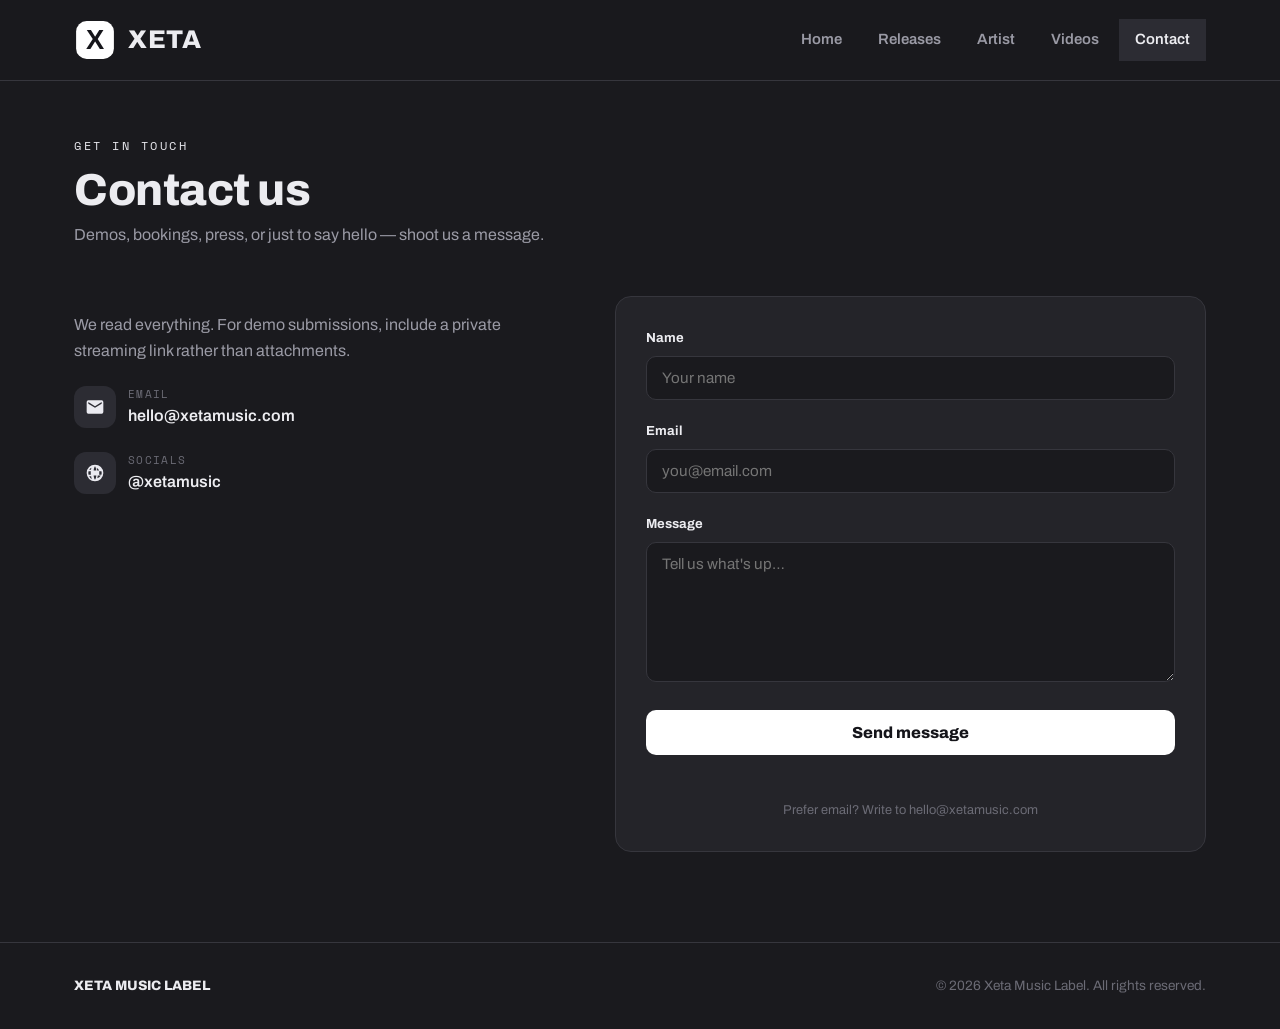
<file: contact.html>
<!DOCTYPE html>
<html lang="en">
<head>
  <meta charset="UTF-8" />
  <meta name="viewport" content="width=device-width, initial-scale=1.0" />
  <title>Contact — Xeta Music Label</title>
  <link rel="preconnect" href="https://fonts.googleapis.com" />
  <link rel="preconnect" href="https://fonts.gstatic.com" crossorigin />
  <link href="https://fonts.googleapis.com/css2?family=Archivo:wght@400;500;600;700;800;900&family=Space+Mono:wght@400;700&display=swap" rel="stylesheet" />
  <link rel="stylesheet" href="css/styles.css" />
</head>
<body>

  <header class="nav">
    <div class="wrap nav-inner">
      <a class="brand" href="index.html">
        <img src="assets/logo-mark.svg" alt="Xeta logo" />
        <span class="brand-name">XETA</span>
      </a>
      <input type="checkbox" id="nav-toggle" class="nav-toggle" hidden />
      <label class="nav-burger" for="nav-toggle" aria-label="Menu"><span></span><span></span><span></span></label>
      <ul class="nav-links">
        <li><a href="index.html">Home</a></li>
        <li><a href="releases.html">Releases</a></li>
        <li><a href="artist.html">Artist</a></li>
        <li><a href="videos.html">Videos</a></li>
        <li><a href="contact.html" class="active">Contact</a></li>
      </ul>
    </div>
  </header>

  <main class="wrap">
    <section class="page-head">
      <p class="eyebrow">Get in touch</p>
      <h1 class="section-title">Contact us</h1>
      <p class="section-sub">Demos, bookings, press, or just to say hello — shoot us a message.</p>
    </section>

    <section class="contact-layout">

      <div class="contact-info">
        <p>We read everything. For demo submissions, include a private streaming link rather than attachments.</p>

        <div class="channel">
          <span class="channel-icon">
            <svg viewBox="0 0 24 24"><path d="M20 4H4a2 2 0 0 0-2 2v12a2 2 0 0 0 2 2h16a2 2 0 0 0 2-2V6a2 2 0 0 0-2-2zm0 4-8 5-8-5V6l8 5 8-5z"/></svg>
          </span>
          <span><small>Email</small><strong>hello@xetamusic.com</strong></span>
        </div>

        <div class="channel">
          <span class="channel-icon">
            <svg viewBox="0 0 24 24"><path d="M12 2a10 10 0 1 0 0 20 10 10 0 0 0 0-20zm5 7h-2.4a14 14 0 0 0-.6-3.4A8 8 0 0 1 17 9zM12 4c.8 1 1.4 2.6 1.6 5h-3.2C10.6 6.6 11.2 5 12 4zM4.3 14A8 8 0 0 1 4 12c0-.7.1-1.4.3-2H7a16 16 0 0 0 0 4zm.7 2h2.4c.2 1.3.4 2.4.6 3.4A8 8 0 0 1 5 16zm2.4-8H5a8 8 0 0 1 2.7-2.4c-.3 1-.5 2.1-.6 3.4zM12 20c-.8-1-1.4-2.6-1.6-5h3.2c-.2 2.4-.8 4-1.6 5zm2.7-1.6c.3-1 .5-2.1.6-3.4H19a8 8 0 0 1-4.3 3.4zM17 14a16 16 0 0 0 0-4h2.7c.2.6.3 1.3.3 2s-.1 1.4-.3 2z"/></svg>
          </span>
          <span><small>Socials</small><strong>@xetamusic</strong></span>
        </div>
      </div>

      <!-- Replace YOUR_FORM_ID with your Formspree ID (see setup notes) -->
      <form class="form" id="contact-form" action="https://formspree.io/f/YOUR_FORM_ID" method="POST">
        <div class="field">
          <label for="name">Name</label>
          <input type="text" id="name" name="name" placeholder="Your name" required />
        </div>
        <div class="field">
          <label for="email">Email</label>
          <input type="email" id="email" name="email" placeholder="you@email.com" required />
        </div>
        <div class="field">
          <label for="message">Message</label>
          <textarea id="message" name="message" placeholder="Tell us what's up…" required></textarea>
        </div>
        <button type="submit" class="btn-submit">Send message</button>
        <p class="form-status" id="form-status" role="status" aria-live="polite"></p>
        <p class="form-note">Prefer email? Write to hello@xetamusic.com</p>
      </form>

    </section>
  </main>

  <footer class="footer">
    <div class="wrap footer-inner">
      <span class="footer-brand">XETA MUSIC LABEL</span>
      <span>&copy; 2026 Xeta Music Label. All rights reserved.</span>
    </div>
  </footer>

  <script src="js/main.js"></script>
</body>
</html>
</file>
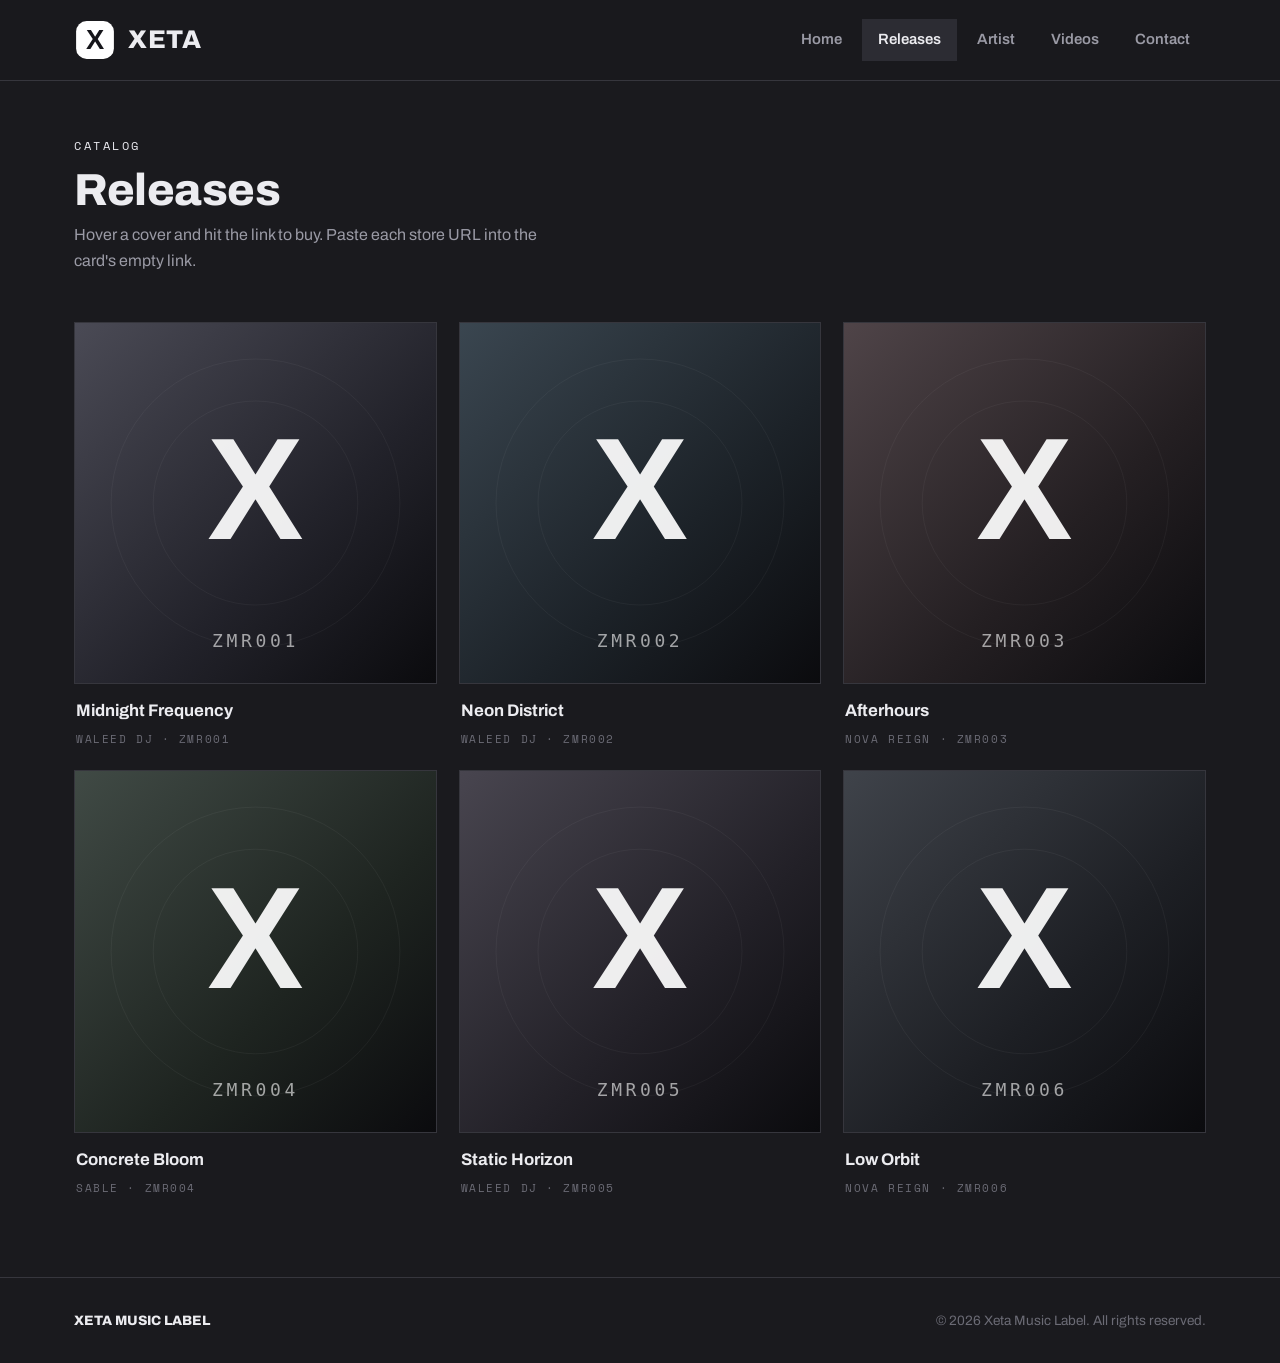
<file: releases.html>
<!DOCTYPE html>
<html lang="en">
<head>
  <meta charset="UTF-8" />
  <meta name="viewport" content="width=device-width, initial-scale=1.0" />
  <title>Releases — Xeta Music Label</title>
  <link rel="preconnect" href="https://fonts.googleapis.com" />
  <link rel="preconnect" href="https://fonts.gstatic.com" crossorigin />
  <link href="https://fonts.googleapis.com/css2?family=Archivo:wght@400;500;600;700;800;900&family=Space+Mono:wght@400;700&display=swap" rel="stylesheet" />
  <link rel="stylesheet" href="css/styles.css" />
</head>
<body>

  <header class="nav">
    <div class="wrap nav-inner">
      <a class="brand" href="index.html">
        <img src="assets/logo-mark.svg" alt="Xeta logo" />
        <span class="brand-name">XETA</span>
      </a>
      <input type="checkbox" id="nav-toggle" class="nav-toggle" hidden />
      <label class="nav-burger" for="nav-toggle" aria-label="Menu"><span></span><span></span><span></span></label>
      <ul class="nav-links">
        <li><a href="index.html">Home</a></li>
        <li><a href="releases.html" class="active">Releases</a></li>
        <li><a href="artist.html">Artist</a></li>
        <li><a href="videos.html">Videos</a></li>
        <li><a href="contact.html">Contact</a></li>
      </ul>
    </div>
  </header>

  <main class="wrap">
    <section class="page-head">
      <p class="eyebrow">Catalog</p>
      <h1 class="section-title">Releases</h1>
      <p class="section-sub">Hover a cover and hit the link to buy. Paste each store URL into the card's empty link.</p>
    </section>

    <!-- Each card's buy link is the empty href in <a class="release-overlay">. Paste the store URL there. -->
    <section class="releases-grid">

      <article class="release-card">
        <div class="release-cover">
          <img src="assets/release-1.svg" alt="Midnight Frequency album cover" />
          <a class="release-overlay" href="" aria-label="Buy Midnight Frequency">
            <span class="release-buy-icon">
              <svg viewBox="0 0 24 24" fill="none" stroke="currentColor" stroke-width="2" stroke-linecap="round" stroke-linejoin="round"><path d="M10 13a5 5 0 0 0 7.54.54l3-3a5 5 0 0 0-7.07-7.07l-1.72 1.71"/><path d="M14 11a5 5 0 0 0-7.54-.54l-3 3a5 5 0 0 0 7.07 7.07l1.71-1.71"/></svg>
            </span>
            <span class="release-buy-text">Buy</span>
          </a>
        </div>
        <div class="release-info">
          <h3 class="release-title">Midnight Frequency</h3>
          <p class="release-cat">Waleed DJ &middot; ZMR001</p>
        </div>
      </article>

      <article class="release-card">
        <div class="release-cover">
          <img src="assets/release-2.svg" alt="Neon District album cover" />
          <a class="release-overlay" href="" aria-label="Buy Neon District">
            <span class="release-buy-icon">
              <svg viewBox="0 0 24 24" fill="none" stroke="currentColor" stroke-width="2" stroke-linecap="round" stroke-linejoin="round"><path d="M10 13a5 5 0 0 0 7.54.54l3-3a5 5 0 0 0-7.07-7.07l-1.72 1.71"/><path d="M14 11a5 5 0 0 0-7.54-.54l-3 3a5 5 0 0 0 7.07 7.07l1.71-1.71"/></svg>
            </span>
            <span class="release-buy-text">Buy</span>
          </a>
        </div>
        <div class="release-info">
          <h3 class="release-title">Neon District</h3>
          <p class="release-cat">Waleed DJ &middot; ZMR002</p>
        </div>
      </article>

      <article class="release-card">
        <div class="release-cover">
          <img src="assets/release-3.svg" alt="Afterhours album cover" />
          <a class="release-overlay" href="" aria-label="Buy Afterhours">
            <span class="release-buy-icon">
              <svg viewBox="0 0 24 24" fill="none" stroke="currentColor" stroke-width="2" stroke-linecap="round" stroke-linejoin="round"><path d="M10 13a5 5 0 0 0 7.54.54l3-3a5 5 0 0 0-7.07-7.07l-1.72 1.71"/><path d="M14 11a5 5 0 0 0-7.54-.54l-3 3a5 5 0 0 0 7.07 7.07l1.71-1.71"/></svg>
            </span>
            <span class="release-buy-text">Buy</span>
          </a>
        </div>
        <div class="release-info">
          <h3 class="release-title">Afterhours</h3>
          <p class="release-cat">Nova Reign &middot; ZMR003</p>
        </div>
      </article>

      <article class="release-card">
        <div class="release-cover">
          <img src="assets/release-4.svg" alt="Concrete Bloom album cover" />
          <a class="release-overlay" href="" aria-label="Buy Concrete Bloom">
            <span class="release-buy-icon">
              <svg viewBox="0 0 24 24" fill="none" stroke="currentColor" stroke-width="2" stroke-linecap="round" stroke-linejoin="round"><path d="M10 13a5 5 0 0 0 7.54.54l3-3a5 5 0 0 0-7.07-7.07l-1.72 1.71"/><path d="M14 11a5 5 0 0 0-7.54-.54l-3 3a5 5 0 0 0 7.07 7.07l1.71-1.71"/></svg>
            </span>
            <span class="release-buy-text">Buy</span>
          </a>
        </div>
        <div class="release-info">
          <h3 class="release-title">Concrete Bloom</h3>
          <p class="release-cat">Sable &middot; ZMR004</p>
        </div>
      </article>

      <article class="release-card">
        <div class="release-cover">
          <img src="assets/release-5.svg" alt="Static Horizon album cover" />
          <a class="release-overlay" href="" aria-label="Buy Static Horizon">
            <span class="release-buy-icon">
              <svg viewBox="0 0 24 24" fill="none" stroke="currentColor" stroke-width="2" stroke-linecap="round" stroke-linejoin="round"><path d="M10 13a5 5 0 0 0 7.54.54l3-3a5 5 0 0 0-7.07-7.07l-1.72 1.71"/><path d="M14 11a5 5 0 0 0-7.54-.54l-3 3a5 5 0 0 0 7.07 7.07l1.71-1.71"/></svg>
            </span>
            <span class="release-buy-text">Buy</span>
          </a>
        </div>
        <div class="release-info">
          <h3 class="release-title">Static Horizon</h3>
          <p class="release-cat">Waleed DJ &middot; ZMR005</p>
        </div>
      </article>

      <article class="release-card">
        <div class="release-cover">
          <img src="assets/release-6.svg" alt="Low Orbit album cover" />
          <a class="release-overlay" href="" aria-label="Buy Low Orbit">
            <span class="release-buy-icon">
              <svg viewBox="0 0 24 24" fill="none" stroke="currentColor" stroke-width="2" stroke-linecap="round" stroke-linejoin="round"><path d="M10 13a5 5 0 0 0 7.54.54l3-3a5 5 0 0 0-7.07-7.07l-1.72 1.71"/><path d="M14 11a5 5 0 0 0-7.54-.54l-3 3a5 5 0 0 0 7.07 7.07l1.71-1.71"/></svg>
            </span>
            <span class="release-buy-text">Buy</span>
          </a>
        </div>
        <div class="release-info">
          <h3 class="release-title">Low Orbit</h3>
          <p class="release-cat">Nova Reign &middot; ZMR006</p>
        </div>
      </article>

    </section>
  </main>

  <footer class="footer">
    <div class="wrap footer-inner">
      <span class="footer-brand">XETA MUSIC LABEL</span>
      <span>&copy; 2026 Xeta Music Label. All rights reserved.</span>
    </div>
  </footer>

  <script src="js/main.js"></script>
</body>
</html>
</file>
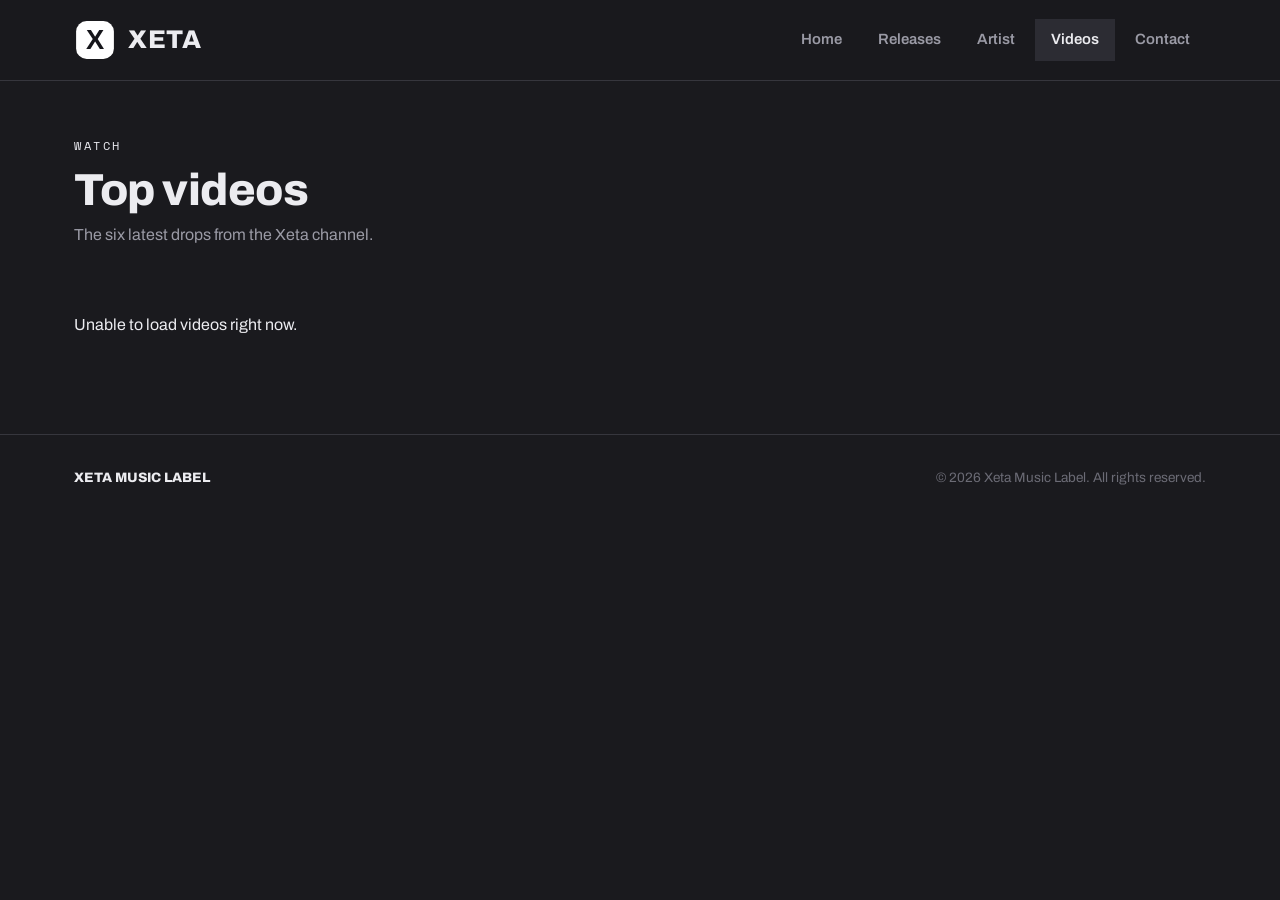
<file: videos.html>
<!DOCTYPE html>
<html lang="en">
<head>
  <meta charset="UTF-8" />
  <meta name="viewport" content="width=device-width, initial-scale=1.0" />
  <title>Videos — Xeta Music Label</title>
  <link rel="preconnect" href="https://fonts.googleapis.com" />
  <link rel="preconnect" href="https://fonts.gstatic.com" crossorigin />
  <link href="https://fonts.googleapis.com/css2?family=Archivo:wght@400;500;600;700;800;900&family=Space+Mono:wght@400;700&display=swap" rel="stylesheet" />
  <link rel="stylesheet" href="css/styles.css" />
</head>
<body>

  <header class="nav">
    <div class="wrap nav-inner">
      <a class="brand" href="index.html">
        <img src="assets/logo-mark.svg" alt="Xeta logo" />
        <span class="brand-name">XETA</span>
      </a>
      <input type="checkbox" id="nav-toggle" class="nav-toggle" hidden />
      <label class="nav-burger" for="nav-toggle" aria-label="Menu"><span></span><span></span><span></span></label>
      <ul class="nav-links">
        <li><a href="index.html">Home</a></li>
        <li><a href="releases.html">Releases</a></li>
        <li><a href="artist.html">Artist</a></li>
        <li><a href="videos.html" class="active">Videos</a></li>
        <li><a href="contact.html">Contact</a></li>
      </ul>
    </div>
  </header>

  <main class="wrap">
    <section class="page-head">
      <p class="eyebrow">Watch</p>
      <h1 class="section-title">Top videos</h1>
      <p class="section-sub">The six latest drops from the Xeta channel.</p>
    </section>

    <section>
      <div id="video-grid" class="video-grid">
        <p>Loading videos&hellip;</p>
      </div>
    </section>
  </main>

  <footer class="footer">
    <div class="wrap footer-inner">
      <span class="footer-brand">XETA MUSIC LABEL</span>
      <span>&copy; 2026 Xeta Music Label. All rights reserved.</span>
    </div>
  </footer>

  <!-- Auto-loads the 6 newest uploads from the channel via its public RSS feed
       (rss2json converts it to JSON). Replace CHANNEL_ID with your own. -->
  <script>
    const CHANNEL_ID = "UC0CqEw42SWBKOrhz3zh_h6Q";
    const rssFeed =
      `https://api.rss2json.com/v1/api.json?rss_url=${encodeURIComponent(
        `https://www.youtube.com/feeds/videos.xml?channel_id=${CHANNEL_ID}`
      )}`;

    async function loadVideos() {
      const grid = document.getElementById("video-grid");
      try {
        const response = await fetch(rssFeed);
        const data = await response.json();
        if (!data.items || data.items.length === 0) {
          grid.innerHTML = "<p>No videos found.</p>";
          return;
        }
        grid.innerHTML = data.items
          .slice(0, 6)
          .map(video => {
            const videoId = video.link.split("v=")[1];
            return `
              <article class="video-card">
                <div class="video-embed">
                  <iframe
                    src="https://www.youtube.com/embed/${videoId}"
                    title="${video.title}"
                    loading="lazy"
                    allowfullscreen>
                  </iframe>
                </div>
                <div class="video-info">
                  <h3>${video.title}</h3>
                  <p>Xeta Music Label</p>
                </div>
              </article>`;
          })
          .join("");
      } catch (error) {
        console.error("Error loading YouTube videos:", error);
        grid.innerHTML = "<p>Unable to load videos right now.</p>";
      }
    }
    loadVideos();
  </script>
  <script src="js/main.js"></script>
</body>
</html>
</file>
<file: css/styles.css>
/* ============================================================
   XETA MUSIC LABEL — stylesheet
   Palette : cool dark grey base, electric-violet accent
   Type    : Archivo (display + body) / Space Mono (data labels)
   ============================================================ */

:root {
  /* surfaces */
  --bg:            #1a1a1e;
  --bg-elevated:   #242429;
  --bg-elevated-2: #2c2c33;
  --border:        #36363d;

  /* text */
  --text:       #ececf0;
  --text-muted: #9a9aa5;
  --text-dim:   #6b6b75;

  /* accent (neutralised to white) */
  --accent:        #ffffff;
  --accent-bright: #eaeaf0;
  --accent-glow:   rgba(255, 255, 255, 0.20);

  /* banner gradient (grey -> white, left to right) */
  --banner-from: #41414b;
  --banner-to:   #f4f4f6;

  /* brand buttons */
  --spotify: #1db954;
  --youtube: #ff0033;

  /* type */
  --font-display: 'Archivo', sans-serif;
  --font-body:    'Archivo', system-ui, sans-serif;
  --font-mono:    'Space Mono', ui-monospace, monospace;

  /* layout */
  --maxw: 1180px;
  --radius: 16px;
}

* { box-sizing: border-box; }

html { scroll-behavior: smooth; }

body {
  margin: 0;
  background: var(--bg);
  color: var(--text);
  font-family: var(--font-body);
  font-size: 16px;
  line-height: 1.6;
  -webkit-font-smoothing: antialiased;
}

img { display: block; max-width: 100%; }
a { color: inherit; text-decoration: none; }

.wrap { width: 100%; max-width: var(--maxw); margin: 0 auto; padding: 0 24px; }

/* ---------- shared section heading ---------- */
.eyebrow {
  font-family: var(--font-mono);
  font-size: 0.72rem;
  letter-spacing: 0.22em;
  text-transform: uppercase;
  color: var(--accent-bright);
  margin: 0 0 12px;
}
.section-title {
  font-family: var(--font-display);
  font-weight: 800;
  font-size: clamp(1.9rem, 4vw, 2.8rem);
  line-height: 1.05;
  margin: 0 0 8px;
  letter-spacing: -0.01em;
}
.section-sub { color: var(--text-muted); margin: 0 0 40px; max-width: 56ch; }

/* ============================================================
   NAVIGATION
   ============================================================ */
.nav {
  position: sticky;
  top: 0;
  z-index: 50;
  background: rgba(26, 26, 30, 0.82);
  backdrop-filter: blur(14px);
  border-bottom: 1px solid var(--border);
}
.nav-inner {
  display: flex;
  align-items: center;
  justify-content: space-between;
  height: 80px;
}
.brand { display: flex; align-items: center; gap: 12px; }
.brand img { width: 42px; height: 42px; }
.brand-name {
  font-family: var(--font-display);
  font-weight: 800;
  font-size: 1.6rem;
  letter-spacing: 0.02em;
}
.nav-links { display: flex; align-items: center; gap: 4px; list-style: none; margin: 0; padding: 0; }
.nav-links a {
  display: block;
  padding: 9px 16px;
  border-radius: 0;
  font-size: 0.93rem;
  font-weight: 600;
  color: var(--text-muted);
  transition: color 0.2s, background 0.2s;
}
.nav-links a:hover { color: var(--text); }
.nav-links a.active { color: var(--text); background: var(--bg-elevated-2); }

/* mobile menu toggle (hidden checkbox pattern) */
.nav-toggle { display: none; }
.nav-burger {
  display: none;
  flex-direction: column;
  gap: 5px;
  cursor: pointer;
  padding: 8px;
}
.nav-burger span {
  width: 24px; height: 2px; background: var(--text); border-radius: 2px;
}

/* ============================================================
   HOME — BANNER
   ============================================================ */
.banner {
  width: 100%;
  overflow: hidden;
  /* grey on the left, holding pure white across the right end */
  background: linear-gradient(95deg,
    var(--banner-from) 0%,
    var(--banner-from) 20%,
    var(--banner-to) 68%,
    var(--banner-to) 100%);
}
.banner-inner {
  max-width: 1320px;
  margin: 0 auto;
  padding: 0 clamp(14px, 4vw, 64px);
  display: grid;
  grid-template-columns: 1.25fr 1fr;
  gap: clamp(10px, 3vw, 32px);
  align-items: center;
  min-height: clamp(130px, 30vw, 460px);
}
.banner-text { padding: clamp(14px, 3.5vw, 56px) 0; }
.banner-text h1 {
  font-family: var(--font-display);
  font-weight: 800;
  font-size: clamp(1.1rem, 6vw, 4rem);
  line-height: 1;
  margin: 0;
  color: #ffffff;
  letter-spacing: -0.02em;
  text-shadow: 0 2px 30px rgba(0,0,0,0.35);
}
.banner-text .artist {
  font-family: var(--font-mono);
  font-size: clamp(0.58rem, 2.1vw, 1.25rem);
  letter-spacing: 0.18em;
  text-transform: uppercase;
  color: #dcdce4;
  margin: clamp(6px, 1.5vw, 16px) 0 clamp(12px, 3vw, 32px);
}
.banner-cta { display: flex; flex-wrap: wrap; gap: clamp(8px, 1.6vw, 14px); }

.social-btn {
  display: inline-flex;
  align-items: center;
  justify-content: center;
  width: clamp(40px, 7vw, 58px);
  height: clamp(40px, 7vw, 58px);
  border-radius: 50%;
  background: #fff;
  color: #000;
  box-shadow: 0 6px 18px rgba(0, 0, 0, 0.28);
  transition: transform 0.15s ease, box-shadow 0.2s ease;
}
.social-btn:hover { transform: translateY(-2px) scale(1.05); box-shadow: 0 10px 24px rgba(0,0,0,0.35); }
.social-btn:active { transform: translateY(0) scale(1); }
.social-btn svg { width: 56%; height: 56%; }

.banner-logo {
  display: flex;
  align-items: center;
  justify-content: center;
  padding: clamp(10px, 2.5vw, 32px);
}
.banner-logo img { width: clamp(64px, 22vw, 240px); height: auto; }

/* ============================================================
   HOME — NOW PLAYING (modern dark card)
   ============================================================ */
.np { padding: 40px 0 84px; }
.np-heading {
  font-family: var(--font-display);
  font-weight: 800;
  font-size: clamp(1.6rem, 3vw, 2.2rem);
  letter-spacing: -0.01em;
  margin: 0 0 24px;
}

.np-card {
  position: relative;
  display: grid;
  grid-template-columns: 150px 1fr;
  gap: 28px;
  align-items: center;
  max-width: 720px;
  padding: 24px;
  border-radius: 0;
  background: linear-gradient(155deg, #1c1c23 0%, #0c0c0f 72%);
  border: 1px solid rgba(255, 255, 255, 0.07);
  box-shadow: 0 30px 70px -30px rgba(0, 0, 0, 0.85);
  overflow: hidden;
}
.np-card::before {
  content: "";
  position: absolute;
  inset: 0;
  border-radius: inherit;
  background: radial-gradient(130% 90% at 0% 0%, rgba(255,255,255,0.06), transparent 58%);
  pointer-events: none;
}

.np-cover {
  position: relative;
  z-index: 1;
  width: 150px;
  height: 150px;
  border-radius: 0;
  overflow: hidden;
  box-shadow: 0 18px 40px -12px rgba(0, 0, 0, 0.85);
}
.np-cover img { width: 100%; height: 100%; object-fit: cover; display: block; }

.np-body { position: relative; z-index: 1; min-width: 0; }
.np-eyebrow {
  font-family: var(--font-mono);
  text-transform: uppercase;
  letter-spacing: 0.22em;
  font-size: 0.66rem;
  color: rgba(255, 255, 255, 0.45);
  margin: 0 0 10px;
}
.np-title {
  font-family: var(--font-display);
  font-weight: 800;
  font-size: clamp(1.4rem, 2.6vw, 1.9rem);
  line-height: 1.05;
  color: #fff;
  margin: 0;
  white-space: nowrap; overflow: hidden; text-overflow: ellipsis;
}
.np-artist { color: var(--text-muted); font-size: 0.98rem; margin: 6px 0 22px; }

.np-controls { display: flex; align-items: center; gap: 18px; }
.np-play {
  flex: none;
  width: 56px; height: 56px;
  border-radius: 50%;
  border: none;
  background: #fff;
  color: #0c0c0f;
  cursor: pointer;
  display: grid; place-items: center;
  box-shadow: 0 10px 26px -6px rgba(255, 255, 255, 0.3);
  transition: transform 0.15s ease, box-shadow 0.2s ease;
}
.np-play:hover { transform: scale(1.06); box-shadow: 0 12px 30px -6px rgba(255,255,255,0.42); }
.np-play:active { transform: scale(0.97); }
.np-play svg { width: 24px; height: 24px; fill: currentColor; }
.np-play .icon-pause { display: none; }
.np-play.playing .icon-play { display: none; }
.np-play.playing .icon-pause { display: block; }

.np-progress { flex: 1; display: flex; align-items: center; gap: 12px; min-width: 0; }
.np-time {
  font-family: var(--font-mono);
  font-size: 0.74rem;
  color: rgba(255, 255, 255, 0.5);
  white-space: nowrap;
}
.np-bar {
  position: relative;
  flex: 1;
  height: 6px;
  border-radius: 0;
  background: rgba(255, 255, 255, 0.13);
  cursor: pointer;
}
.np-fill {
  position: absolute;
  left: 0; top: 0; bottom: 0;
  width: 0%;
  border-radius: 0;
  background: #fff;
}
.np-knob {
  position: absolute;
  top: 50%;
  left: 0%;
  width: 14px; height: 14px;
  border-radius: 50%;
  background: #fff;
  box-shadow: 0 2px 8px rgba(0, 0, 0, 0.55);
  transform: translate(-50%, -50%);
  transition: transform 0.12s ease;
}
.np-bar:hover .np-knob { transform: translate(-50%, -50%) scale(1.25); }
.np-bar:focus-visible { outline: 2px solid rgba(255,255,255,0.6); outline-offset: 5px; }

/* ============================================================
   VIDEOS
   ============================================================ */
.page-head { padding: 56px 0 8px; }
.video-grid {
  display: grid;
  grid-template-columns: repeat(3, 1fr);
  gap: 22px;
  padding-bottom: 80px;
}
.video-card {
  background: var(--bg-elevated);
  border: 1px solid var(--border);
  border-radius: 0;
  overflow: hidden;
  transition: transform 0.2s, border-color 0.2s;
}
.video-card:hover { transform: translateY(-4px); border-color: var(--accent); }
.video-embed {
  position: relative;
  aspect-ratio: 16 / 9;
  background: #000;
}
.video-embed iframe {
  position: absolute; inset: 0;
  width: 100%; height: 100%;
  border: 0;
}
.video-info { padding: 16px 18px 18px; }
.video-info h3 {
  font-family: var(--font-display);
  font-weight: 700;
  font-size: 1.05rem;
  margin: 0 0 4px;
}
.video-info p { color: var(--text-muted); font-size: 0.85rem; margin: 0; }

/* ============================================================
   ARTISTS
   ============================================================ */
.artist-grid {
  display: grid;
  grid-template-columns: repeat(3, 1fr);
  gap: 24px;
  padding-bottom: 80px;
}
.artist-card {
  position: relative;
  border-radius: 0;
  overflow: hidden;
  cursor: pointer;
  border: 1px solid var(--border);
  background: var(--bg-elevated);
  text-align: left;
  padding: 0;
  color: inherit;
  font: inherit;
}
.artist-card img { width: 100%; aspect-ratio: 5 / 6; object-fit: cover; transition: transform 0.4s; }
.artist-card:hover img { transform: scale(1.05); }
.artist-card-overlay {
  position: absolute;
  inset: auto 0 0 0;
  padding: 60px 20px 20px;
  background: linear-gradient(to top, rgba(21,21,26,0.95) 0%, rgba(21,21,26,0.55) 55%, transparent 100%);
}
.artist-card-overlay h3 {
  font-family: var(--font-display);
  font-weight: 800;
  font-size: 1.4rem;
  margin: 0;
}
.artist-card-overlay .role {
  font-family: var(--font-mono);
  font-size: 0.7rem;
  letter-spacing: 0.16em;
  text-transform: uppercase;
  color: var(--accent-bright);
  margin: 4px 0 0;
}
.artist-card .more {
  display: inline-block;
  margin-top: 10px;
  font-size: 0.82rem;
  font-weight: 700;
  color: var(--text);
}
.artist-card .more::after { content: " \2192"; }

/* modal */
.modal {
  position: fixed; inset: 0;
  z-index: 100;
  display: none;
  align-items: center;
  justify-content: center;
  padding: 24px;
  background: rgba(8,8,10,0.72);
  backdrop-filter: blur(6px);
}
.modal.open { display: flex; }
.modal-card {
  background: var(--bg-elevated);
  border: 1px solid var(--border);
  border-radius: 20px;
  max-width: 560px;
  width: 100%;
  overflow: hidden;
  display: grid;
  grid-template-columns: 200px 1fr;
}
.modal-card img { width: 200px; height: 100%; object-fit: cover; }
.modal-body { padding: 28px; position: relative; }
.modal-body .role {
  font-family: var(--font-mono);
  font-size: 0.7rem; letter-spacing: 0.16em; text-transform: uppercase;
  color: var(--accent-bright); margin: 0 0 6px;
}
.modal-body h3 {
  font-family: var(--font-display); font-weight: 800;
  font-size: 1.8rem; margin: 0 0 14px;
}
.modal-body p { color: var(--text-muted); margin: 0; font-size: 0.95rem; }
.modal-close {
  position: absolute; top: 16px; right: 16px;
  width: 34px; height: 34px; border-radius: 50%;
  border: 1px solid var(--border);
  background: var(--bg);
  color: var(--text); cursor: pointer;
  font-size: 1.1rem; line-height: 1;
}
.modal-close:hover { border-color: var(--accent); }

/* ============================================================
   CONTACT
   ============================================================ */
.contact-layout {
  display: grid;
  grid-template-columns: 1fr 1.2fr;
  gap: 48px;
  padding-bottom: 90px;
  align-items: start;
}
.contact-info p { color: var(--text-muted); }
.contact-info .channel {
  display: flex; align-items: center; gap: 12px;
  margin-top: 22px;
}
.contact-info .channel-icon {
  width: 42px; height: 42px; border-radius: 12px;
  background: var(--bg-elevated-2);
  display: grid; place-items: center;
  color: var(--accent-bright);
}
.contact-info .channel-icon svg { width: 20px; height: 20px; fill: currentColor; }
.contact-info .channel small { font-family: var(--font-mono); color: var(--text-dim); display:block; font-size: 0.7rem; letter-spacing: 0.12em; text-transform: uppercase;}
.contact-info .channel strong { font-weight: 600; }

.form {
  background: var(--bg-elevated);
  border: 1px solid var(--border);
  border-radius: var(--radius);
  padding: 30px;
}
.field { margin-bottom: 20px; }
.field label {
  display: block;
  font-size: 0.82rem;
  font-weight: 700;
  margin-bottom: 8px;
  color: var(--text);
}
.field input, .field textarea {
  width: 100%;
  background: var(--bg);
  border: 1px solid var(--border);
  border-radius: 10px;
  padding: 13px 15px;
  color: var(--text);
  font-family: var(--font-body);
  font-size: 0.95rem;
  transition: border-color 0.2s, box-shadow 0.2s;
}
.field input:focus, .field textarea:focus {
  outline: none;
  border-color: var(--accent);
  box-shadow: 0 0 0 3px var(--accent-glow);
}
.field textarea { resize: vertical; min-height: 140px; }

.btn-submit {
  width: 100%;
  padding: 14px;
  border: none;
  border-radius: 10px;
  background: var(--accent);
  color: #15151a;
  font-family: var(--font-body);
  font-weight: 800;
  font-size: 1rem;
  cursor: pointer;
  transition: background 0.2s, transform 0.15s;
}
.btn-submit:hover { background: var(--accent-bright); transform: translateY(-1px); }
.form-note { font-size: 0.8rem; color: var(--text-dim); margin: 14px 0 0; text-align: center; }
.form-status { margin-top: 14px; font-size: 0.9rem; font-weight: 600; min-height: 1.2em; }
.form-status.ok { color: var(--spotify); }
.form-status.err { color: var(--youtube); }

/* ============================================================
   FOOTER
   ============================================================ */
.footer {
  border-top: 1px solid var(--border);
  padding: 32px 0;
  color: var(--text-dim);
  font-size: 0.85rem;
}
.footer-inner { display: flex; justify-content: space-between; align-items: center; flex-wrap: wrap; gap: 12px; }
.footer .footer-brand { font-family: var(--font-display); font-weight: 800; color: var(--text); }

/* ============================================================
   RELEASES
   ============================================================ */
.releases-grid {
  display: grid;
  grid-template-columns: repeat(3, 1fr);
  gap: 22px;
  padding-bottom: 80px;
}
.release-cover {
  position: relative;
  aspect-ratio: 1;
  overflow: hidden;
  border: 1px solid var(--border);
  background: var(--bg-elevated);
}
.release-cover img {
  width: 100%; height: 100%;
  object-fit: cover;
  display: block;
  transition: transform 0.4s ease, filter 0.3s ease;
}
.release-card:hover .release-cover img { transform: scale(1.05); filter: brightness(0.45); }

.release-overlay {
  position: absolute;
  inset: 0;
  display: flex;
  flex-direction: column;
  align-items: center;
  justify-content: center;
  gap: 10px;
  color: #fff;
  opacity: 0;
  transition: opacity 0.25s ease;
}
.release-card:hover .release-overlay { opacity: 1; }
.release-buy-icon {
  width: 52px; height: 52px;
  display: grid; place-items: center;
  border: 1px solid rgba(255, 255, 255, 0.5);
  background: rgba(0, 0, 0, 0.35);
  transition: background 0.2s ease, color 0.2s ease, border-color 0.2s ease;
}
.release-buy-icon svg { width: 22px; height: 22px; }
.release-overlay:hover .release-buy-icon { background: #fff; color: #000; border-color: #fff; }
.release-buy-text {
  font-family: var(--font-mono);
  text-transform: uppercase;
  letter-spacing: 0.2em;
  font-size: 0.72rem;
}

.release-info { padding: 14px 2px 0; }
.release-title { font-family: var(--font-display); font-weight: 700; font-size: 1.05rem; margin: 0; }
.release-cat {
  font-family: var(--font-mono);
  text-transform: uppercase;
  letter-spacing: 0.14em;
  font-size: 0.7rem;
  color: var(--text-dim);
  margin: 5px 0 0;
}

/* ============================================================
   HOME — TRACKLIST (more soundtracks)
   ============================================================ */
.np-list { max-width: 720px; margin-top: 26px; }
.np-list-label {
  font-family: var(--font-mono);
  text-transform: uppercase;
  letter-spacing: 0.2em;
  font-size: 0.66rem;
  color: var(--text-dim);
  margin: 0 0 6px;
}
.np-track {
  display: flex;
  align-items: center;
  gap: 14px;
  width: 100%;
  text-align: left;
  background: transparent;
  border: none;
  border-top: 1px solid var(--border);
  padding: 14px 8px;
  cursor: pointer;
  color: inherit;
  font: inherit;
  transition: background 0.15s ease;
}
.np-track:last-child { border-bottom: 1px solid var(--border); }
.np-track:hover { background: rgba(255, 255, 255, 0.04); }
.np-track.active { background: rgba(255, 255, 255, 0.06); }
.np-track-index {
  font-family: var(--font-mono);
  font-size: 0.8rem;
  color: var(--text-dim);
  width: 22px;
  flex: none;
}
.np-track.active .np-track-index { color: #fff; }
.np-track-main { flex: 1; min-width: 0; }
.np-track-title {
  display: block;
  font-weight: 600;
  color: var(--text);
  font-size: 0.98rem;
  white-space: nowrap; overflow: hidden; text-overflow: ellipsis;
}
.np-track-artist { display: block; color: var(--text-muted); font-size: 0.82rem; }
.np-track-time {
  font-family: var(--font-mono);
  font-size: 0.78rem;
  color: var(--text-dim);
  flex: none;
}

/* ============================================================
   RESPONSIVE
   ============================================================ */
@media (max-width: 880px) {
  .nav-burger { display: flex; }
  .nav-links {
    position: absolute;
    top: 80px; left: 0; right: 0;
    flex-direction: column;
    align-items: stretch;
    gap: 0;
    background: var(--bg);
    border-bottom: 1px solid var(--border);
    padding: 8px;
    display: none;
  }
  .nav-toggle:checked ~ .nav-links { display: flex; }
  .nav-links a { padding: 14px 16px; border-radius: 0; }

  .video-grid { grid-template-columns: repeat(2, 1fr); }
  .artist-grid { grid-template-columns: repeat(2, 1fr); }
  .releases-grid { grid-template-columns: repeat(2, 1fr); }
  .contact-layout { grid-template-columns: 1fr; gap: 32px; }
}

@media (max-width: 640px) {
  .np-card { grid-template-columns: 1fr; gap: 22px; text-align: center; }
  .np-cover { width: 200px; height: 200px; margin: 0 auto; }
  .np-controls { justify-content: center; }
}

@media (max-width: 560px) {
  .video-grid, .artist-grid, .releases-grid { grid-template-columns: 1fr; }
  .modal-card { grid-template-columns: 1fr; }
  .modal-card img { width: 100%; height: 180px; }
}

@media (prefers-reduced-motion: reduce) {
  * { animation: none !important; transition: none !important; scroll-behavior: auto !important; }
}
</file>
